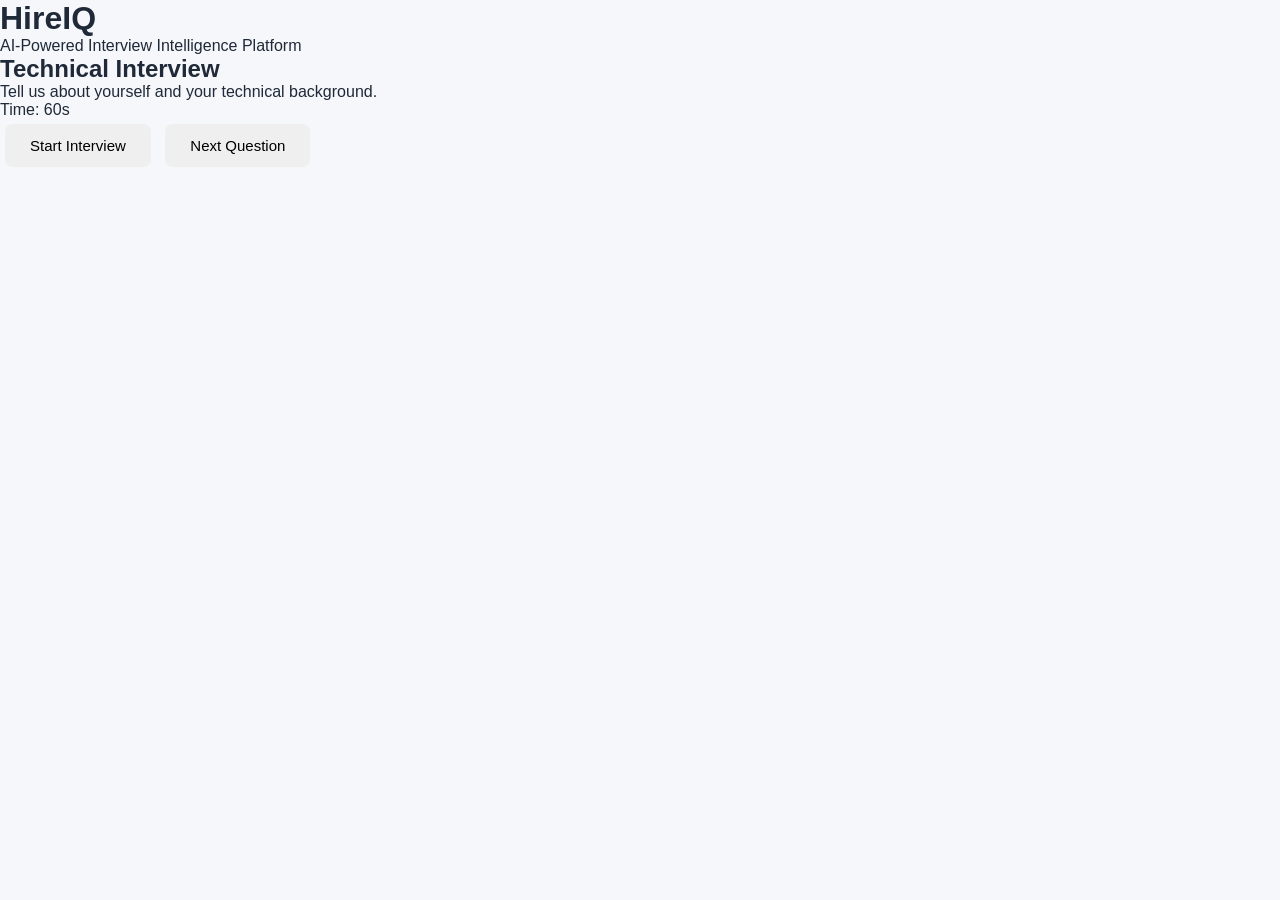
<file: index.html>
<!DOCTYPE html>
<html lang="en">
<head>
    <meta charset="UTF-8">
    <meta name="viewport" content="width=device-width, initial-scale=1.0">
    <title>HireIQ - AI Interview Platform</title>
    <link rel="stylesheet" href="style.css">
</head>

<body>

    <div class="container">

        <h1>HireIQ</h1>
        <p class="subtitle">AI-Powered Interview Intelligence Platform</p>

        <div class="card">

            <h2>Technical Interview</h2>

            <p id="question">
                Tell us about yourself and your technical background.
            </p>

            <div class="timer">
                Time: <span id="timer">60</span>s
            </div>

            <button id="startBtn">Start Interview</button>
            <button id="nextBtn">Next Question</button>

        </div>

    </div>

    <script src="script.js"></script>
</body>
</html>
</file>
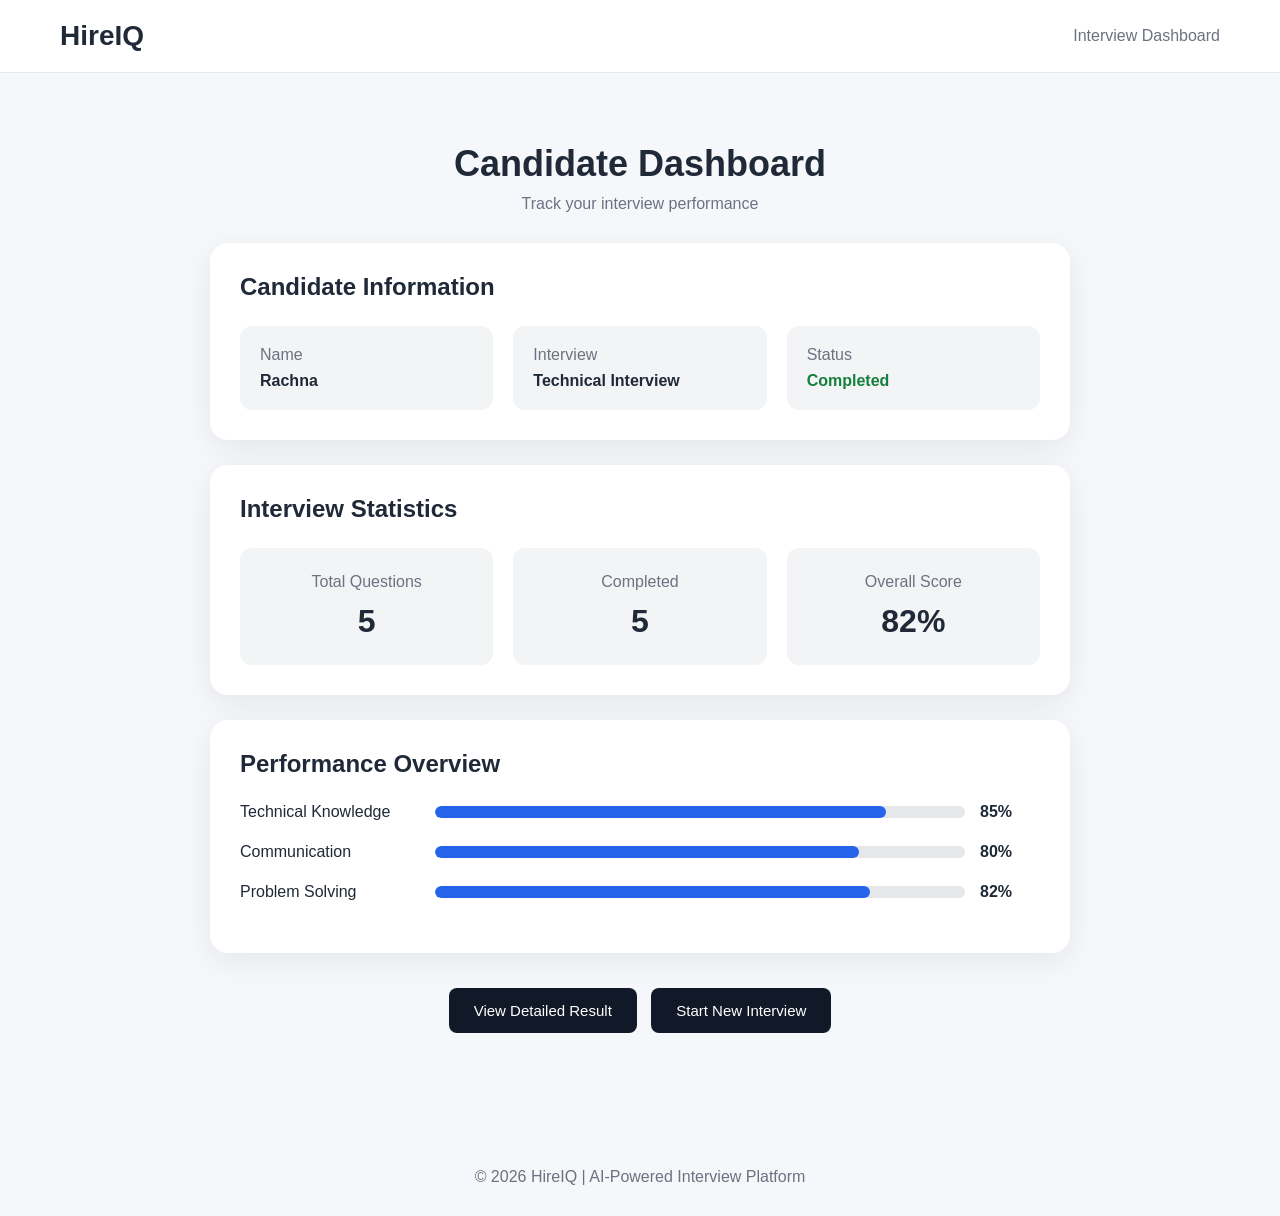
<file: dashboard.html>
<!DOCTYPE html>
<html lang="en">

<head>
    <meta charset="UTF-8">
    <meta name="viewport" content="width=device-width, initial-scale=1.0">

    <title>HireIQ - Dashboard</title>

    <link rel="stylesheet" href="style.css">
</head>

<body>

<header>

    <div class="logo">HireIQ</div>

    <div class="header-text">
        Interview Dashboard
    </div>

</header>


<main>

    <section class="welcome">
        <h1>Candidate Dashboard</h1>
        <p>Track your interview performance</p>
    </section>


    <!-- Candidate Information -->

    <div class="dashboard-card">

        <h2>Candidate Information</h2>

        <div class="candidate-info">

            <div>
                <span>Name</span>
                <strong>Rachna</strong>
            </div>

            <div>
                <span>Interview</span>
                <strong>Technical Interview</strong>
            </div>

            <div>
                <span>Status</span>
                <strong class="completed">Completed</strong>
            </div>

        </div>

    </div>


    <!-- Statistics -->

    <div class="dashboard-card">

        <h2>Interview Statistics</h2>

        <div class="dashboard-stats">

            <div class="stat-box">
                <span>Total Questions</span>
                <strong>5</strong>
            </div>

            <div class="stat-box">
                <span>Completed</span>
                <strong>5</strong>
            </div>

            <div class="stat-box">
                <span>Overall Score</span>
                <strong id="dashboardScore">82%</strong>
            </div>

        </div>

    </div>


    <!-- Performance -->

    <div class="dashboard-card">

        <h2>Performance Overview</h2>

        <div class="performance">

            <div class="performance-row">

                <span>Technical Knowledge</span>

                <div class="progress">
                    <div class="progress-bar" style="width: 85%;"></div>
                </div>

                <strong>85%</strong>

            </div>


            <div class="performance-row">

                <span>Communication</span>

                <div class="progress">
                    <div class="progress-bar" style="width: 80%;"></div>
                </div>

                <strong>80%</strong>

            </div>


            <div class="performance-row">

                <span>Problem Solving</span>

                <div class="progress">
                    <div class="progress-bar" style="width: 82%;"></div>
                </div>

                <strong>82%</strong>

            </div>

        </div>

    </div>


    <!-- Action -->

    <div class="dashboard-action">

        <button onclick="viewResult()">
            View Detailed Result
        </button>

        <button onclick="startInterview()">
            Start New Interview
        </button>

    </div>

</main>


<footer>

    <p>© 2026 HireIQ | AI-Powered Interview Platform</p>

</footer>


<script>

function viewResult() {
    window.location.href = "result.html";
}

function startInterview() {
    window.location.href = "index.html";
}

</script>

</body>

</html>
</file>
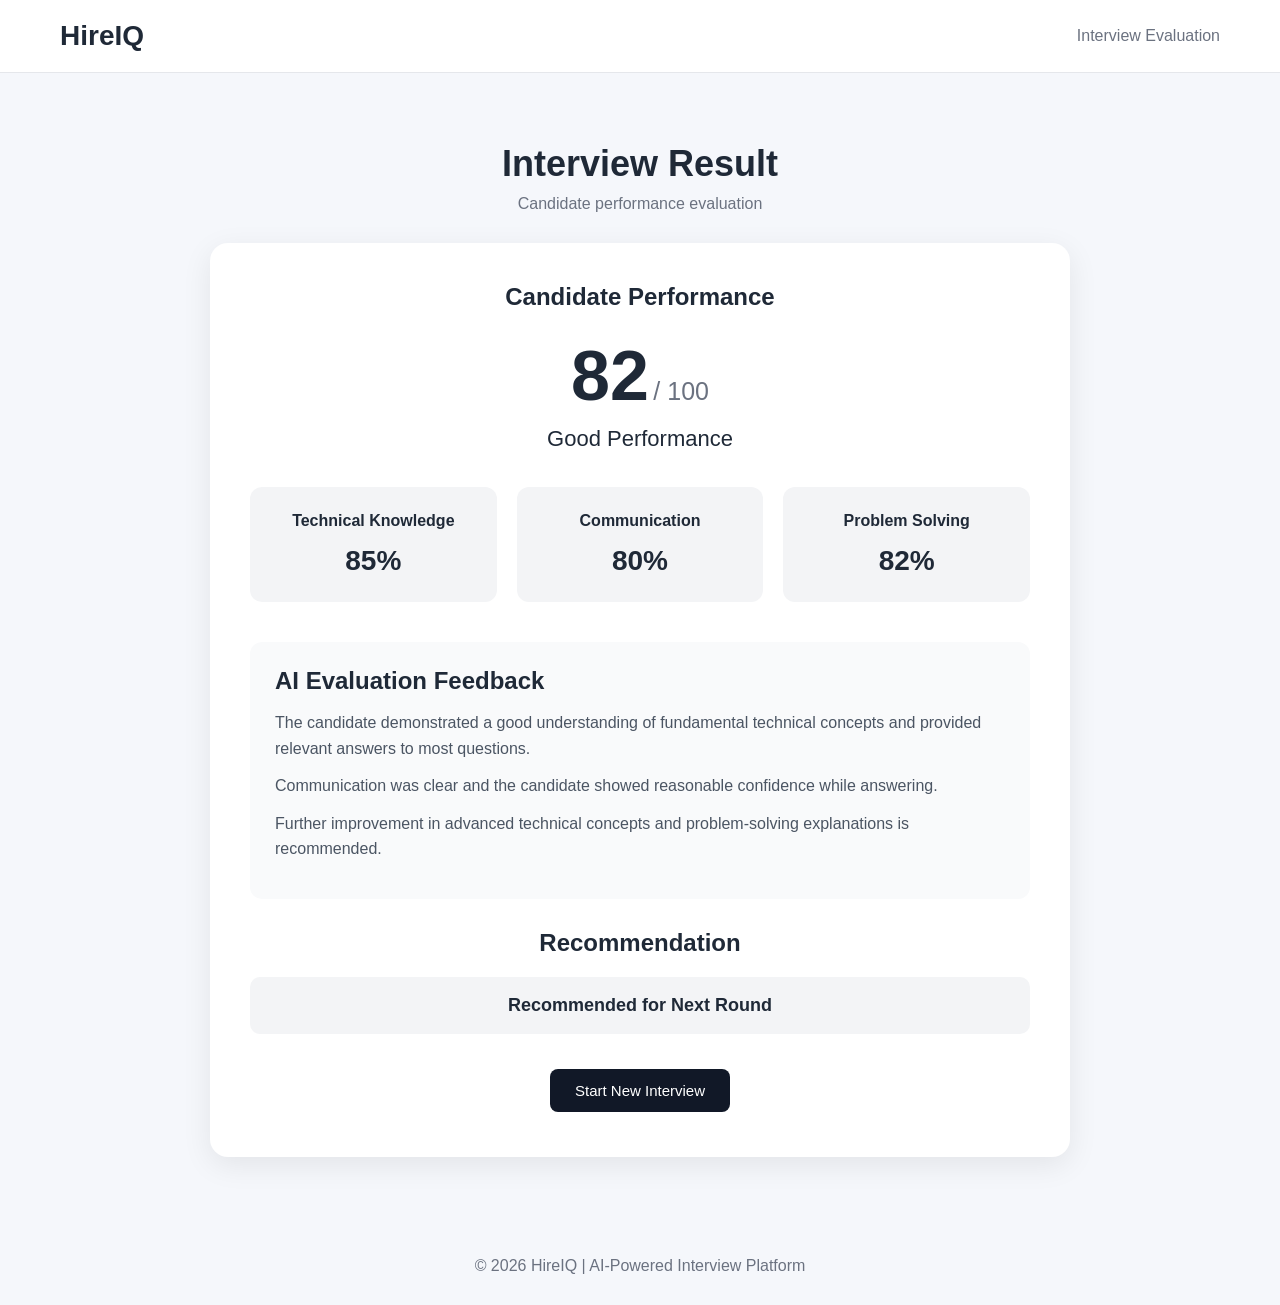
<file: result.html>
<!DOCTYPE html>
<html lang="en">

<head>
    <meta charset="UTF-8">
    <meta name="viewport" content="width=device-width, initial-scale=1.0">

    <title>HireIQ - Interview Result</title>

    <link rel="stylesheet" href="style.css">
</head>

<body>

<header>
    <div class="logo">HireIQ</div>
    <div class="header-text">Interview Evaluation</div>
</header>

<main>

    <section class="welcome">
        <h1>Interview Result</h1>
        <p>Candidate performance evaluation</p>
    </section>

    <div class="result-card">

        <h2>Candidate Performance</h2>

        <div class="score">
            <span id="overallScore">82</span>
            <small>/ 100</small>
        </div>

        <p class="result-message">
            Good Performance
        </p>

        <div class="scores">

            <div class="score-box">
                <h3>Technical Knowledge</h3>
                <strong>85%</strong>
            </div>

            <div class="score-box">
                <h3>Communication</h3>
                <strong>80%</strong>
            </div>

            <div class="score-box">
                <h3>Problem Solving</h3>
                <strong>82%</strong>
            </div>

        </div>

        <div class="feedback">

            <h2>AI Evaluation Feedback</h2>

            <p>
                The candidate demonstrated a good understanding of
                fundamental technical concepts and provided relevant
                answers to most questions.
            </p>

            <p>
                Communication was clear and the candidate showed
                reasonable confidence while answering.
            </p>

            <p>
                Further improvement in advanced technical concepts
                and problem-solving explanations is recommended.
            </p>

        </div>

        <div class="recommendation">

            <h2>Recommendation</h2>

            <div class="recommendation-box">
                Recommended for Next Round
            </div>

        </div>

        <button onclick="startNewInterview()">
            Start New Interview
        </button>

    </div>

</main>

<footer>
    <p>© 2026 HireIQ | AI-Powered Interview Platform</p>
</footer>

<script>

const savedResult = localStorage.getItem("hireiqResult");

if (savedResult) {

    const result = JSON.parse(savedResult);

    document.getElementById("overallScore").textContent =
        result.overall;

    document.querySelectorAll(".score-box strong")[0].textContent =
        result.technical + "%";

    document.querySelectorAll(".score-box strong")[1].textContent =
        result.communication + "%";

    document.querySelectorAll(".score-box strong")[2].textContent =
        result.problemSolving + "%";
}


function startNewInterview() {

    localStorage.removeItem("hireiqResult");

    window.location.href = "index.html";
}

</script>

</body>
</html>
</file>
<file: style.css>
* {
    margin: 0;
    padding: 0;
    box-sizing: border-box;
}

body {
    font-family: Arial, sans-serif;
    background: #f5f7fb;
    color: #1f2937;
}

/* Header */

header {
    background: white;
    padding: 20px 60px;
    display: flex;
    justify-content: space-between;
    align-items: center;
    border-bottom: 1px solid #e5e7eb;
}

.logo {
    font-size: 28px;
    font-weight: bold;
}

.header-text {
    color: #6b7280;
}

/* Main */

main {
    max-width: 900px;
    margin: 50px auto;
    padding: 20px;
}

.welcome {
    text-align: center;
    margin-bottom: 30px;
}

.welcome h1 {
    font-size: 36px;
    margin-bottom: 10px;
}

.welcome p {
    color: #6b7280;
}

/* Card */

.interview-card {
    background: white;
    padding: 40px;
    border-radius: 18px;
    box-shadow: 0 8px 30px rgba(0, 0, 0, 0.08);
}

.question-number {
    color: #6b7280;
    margin-bottom: 20px;
    font-size: 15px;
}

.interview-card h2 {
    font-size: 24px;
    line-height: 1.5;
    margin-bottom: 30px;
}

/* Timer */

.timer-box {
    background: #f3f4f6;
    padding: 20px;
    border-radius: 12px;
    text-align: center;
    margin-bottom: 30px;
}

.timer-box span {
    display: block;
    color: #6b7280;
    margin-bottom: 5px;
}

.timer-box strong {
    display: block;
    font-size: 40px;
    margin: 5px;
}

/* Recording */

.recording-section {
    text-align: center;
    padding: 25px;
    border: 2px dashed #d1d5db;
    border-radius: 15px;
}

button {
    padding: 13px 25px;
    border: none;
    border-radius: 8px;
    cursor: pointer;
    font-size: 15px;
    margin: 5px;
}

.start-btn {
    background: #111827;
    color: white;
}

.stop-btn {
    background: #dc2626;
    color: white;
}

.stop-btn:disabled {
    background: #d1d5db;
    cursor: not-allowed;
}

.start-btn:disabled {
    background: #d1d5db;
    cursor: not-allowed;
}

#recordingStatus {
    margin: 20px;
    color: #6b7280;
}

#audioPlayer {
    width: 100%;
    margin-top: 10px;
}

/* Navigation */

.navigation {
    text-align: right;
    margin-top: 25px;
}

.next-btn {
    background: #2563eb;
    color: white;
}

/* Footer */

footer {
    text-align: center;
    color: #6b7280;
    padding: 30px;
}

/* RESULT PAGE */

.result-card {
    background: white;
    padding: 40px;
    border-radius: 18px;
    box-shadow: 0 8px 30px rgba(0, 0, 0, 0.08);
    text-align: center;
}

.result-card h2 {
    margin-bottom: 20px;
}

.score {
    margin: 25px 0 10px;
}

.score span {
    font-size: 70px;
    font-weight: bold;
}

.score small {
    font-size: 25px;
    color: #6b7280;
}

.result-message {
    font-size: 22px;
    margin-bottom: 35px;
}

.scores {
    display: grid;
    grid-template-columns: repeat(3, 1fr);
    gap: 20px;
    margin-bottom: 40px;
}

.score-box {
    background: #f3f4f6;
    padding: 25px;
    border-radius: 12px;
}

.score-box h3 {
    font-size: 16px;
    margin-bottom: 15px;
}

.score-box strong {
    font-size: 28px;
}

.feedback {
    text-align: left;
    background: #f9fafb;
    padding: 25px;
    border-radius: 12px;
    margin-bottom: 30px;
}

.feedback h2 {
    margin-bottom: 15px;
}

.feedback p {
    line-height: 1.6;
    margin-bottom: 12px;
    color: #4b5563;
}

.recommendation {
    margin-bottom: 30px;
}

.recommendation-box {
    background: #f3f4f6;
    padding: 18px;
    border-radius: 10px;
    font-weight: bold;
    font-size: 18px;
}

.result-card button {
    background: #111827;
    color: white;
}

/* DASHBOARD */

.dashboard-card {
    background: white;
    padding: 30px;
    border-radius: 18px;
    box-shadow: 0 8px 30px rgba(0, 0, 0, 0.07);
    margin-bottom: 25px;
}

.dashboard-card h2 {
    margin-bottom: 25px;
}


/* Candidate Information */

.candidate-info {
    display: grid;
    grid-template-columns: repeat(3, 1fr);
    gap: 20px;
}

.candidate-info div {
    background: #f3f4f6;
    padding: 20px;
    border-radius: 12px;
}

.candidate-info span {
    display: block;
    color: #6b7280;
    margin-bottom: 8px;
}

.completed {
    color: #15803d;
}


/* Statistics */

.dashboard-stats {
    display: grid;
    grid-template-columns: repeat(3, 1fr);
    gap: 20px;
}

.stat-box {
    background: #f3f4f6;
    padding: 25px;
    border-radius: 12px;
    text-align: center;
}

.stat-box span {
    display: block;
    color: #6b7280;
    margin-bottom: 12px;
}

.stat-box strong {
    font-size: 32px;
}


/* Performance */

.performance-row {
    display: grid;
    grid-template-columns: 180px 1fr 60px;
    gap: 15px;
    align-items: center;
    margin-bottom: 22px;
}

.progress {
    height: 12px;
    background: #e5e7eb;
    border-radius: 20px;
    overflow: hidden;
}

.progress-bar {
    height: 100%;
    background: #2563eb;
    border-radius: 20px;
}


/* Dashboard Buttons */

.dashboard-action {
    text-align: center;
    margin: 30px 0;
}

.dashboard-action button {
    background: #111827;
    color: white;
    padding: 14px 25px;
}


/* Mobile */

@media (max-width: 700px) {

    .candidate-info,
    .dashboard-stats {
        grid-template-columns: 1fr;
    }

    .performance-row {
        grid-template-columns: 1fr;
    }

}
</file>
